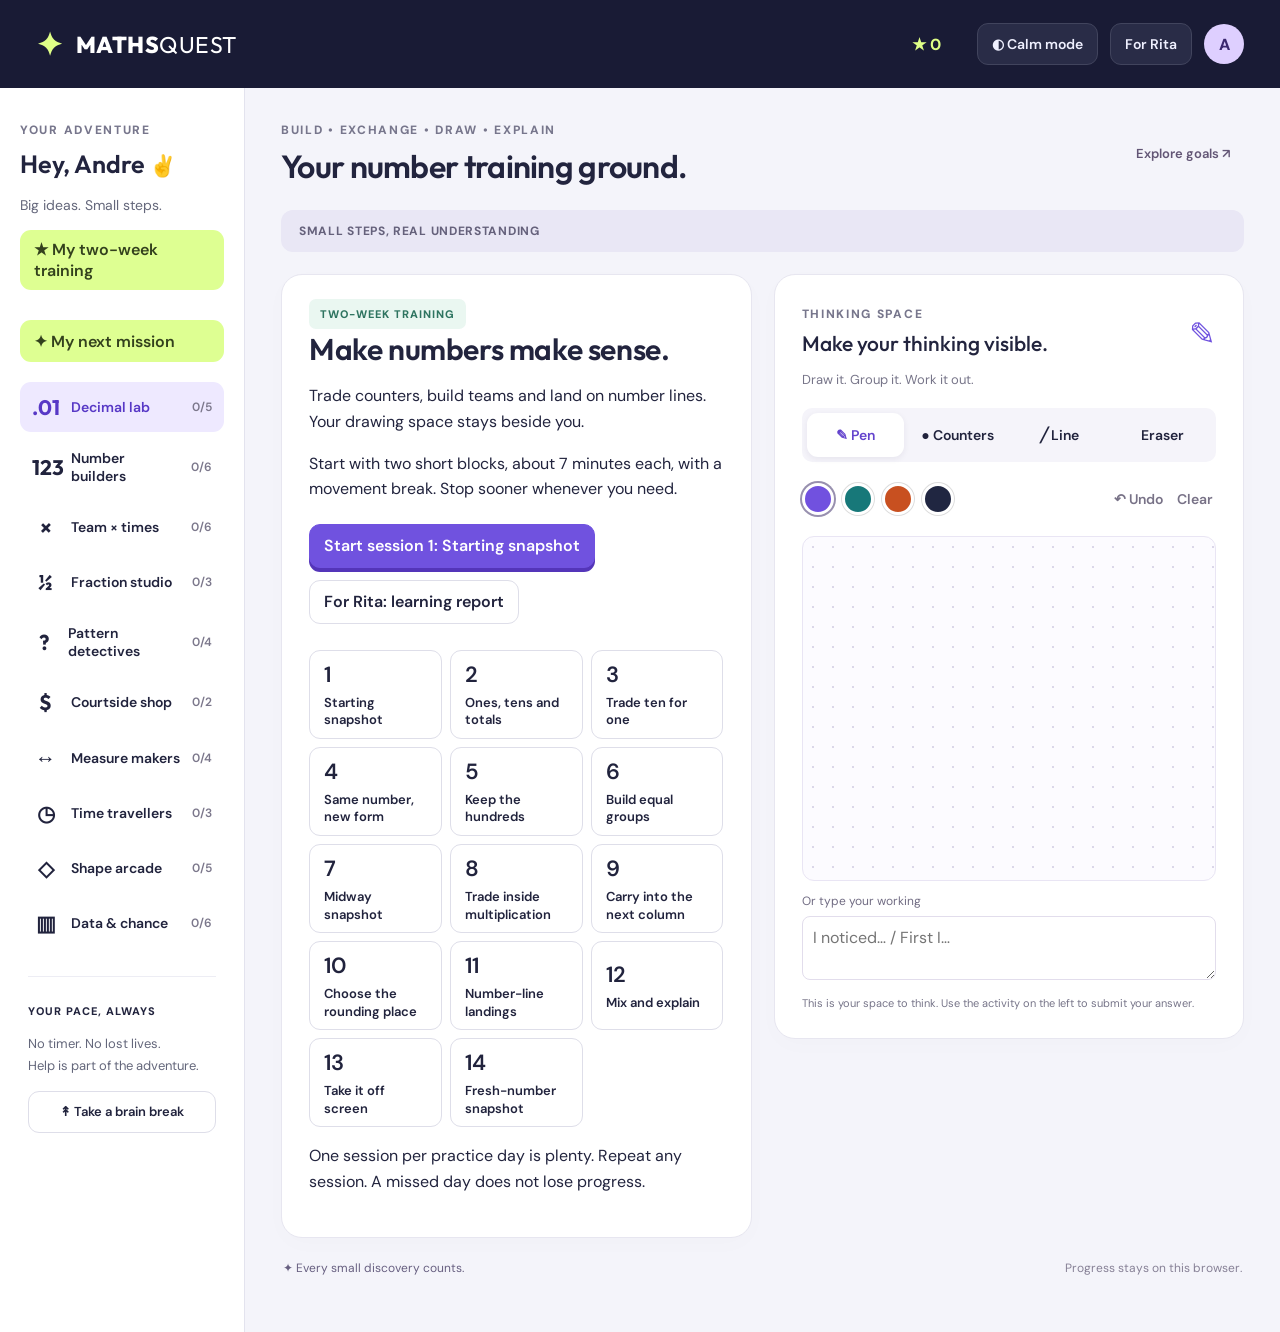
<file: maths-quest/index.html>
<!doctype html><html lang="en-AU"><head><meta charset="utf-8"><meta name="viewport" content="width=device-width,initial-scale=1"><meta name="theme-color" content="#171936"><title>Andre's Maths Quest</title><meta name="description" content="Build, draw and discover maths, one small mission at a time."><link rel="icon" type="image/svg+xml" href="data:image/svg+xml,%3Csvg xmlns='http://www.w3.org/2000/svg' viewBox='0 0 32 32'%3E%3Crect width='32' height='32' rx='9' fill='%237052ec'/%3E%3Cpath d='M9 16h14M16 9v14' stroke='%23d9ff79' stroke-width='4'/%3E%3C/svg%3E"><link rel="stylesheet" href="style.css"><link rel="stylesheet" href="bridge.css?v=2"></head><body><header><a class="brand" href="./" aria-label="Maths Quest home"><span class="brandmark">✦</span><span>MATHS<span class="brandlight">QUEST</span></span></a><div class="topright"><button id="stars" class="starcount" aria-label="Discovery badges">★ 0</button><button id="calm" aria-pressed="false">◐ Calm mode</button><button id="parent">For Rita</button><span class="avatar" aria-label="Andre">A</span></div></header><main><aside><div class="hello">YOUR ADVENTURE</div><h2>Hey, Andre <span>✌</span></h2><p class="muted">Big ideas. Small steps.</p><button id="recommended" class="recommended">✦ My next mission</button><nav id="worlds" aria-label="Maths worlds"></nav><div class="sidefoot"><span>YOUR PACE, ALWAYS</span><p>No timer. No lost lives.<br>Help is part of the adventure.</p><button id="break">↟ Take a brain break</button></div></aside><section class="mainarea"><div class="pageheading"><div><div class="eyebrow" id="worldlabel">NUMBER LAB</div><h1 id="worldtitle">Little pieces. Big discoveries.</h1></div><button id="goals">Explore goals ↗</button></div><div class="missionstrip"><span id="missionlabel">YOUR 5-CHALLENGE MISSION</span><div id="missiondots" aria-label="Mission progress"></div><span id="missioncount">0 / 5</span></div><nav class="mobileworknav" aria-label="Game workspace"><a href="#game">Game activity</a><a href="#thinking">Drawing space ✎</a></nav><div class="playlayout"><section id="game" class="challenge card" aria-labelledby="tasktitle"><div class="challengehead"><span class="chip" id="activitytag">BUILD IT</span><button id="read" aria-label="Read the challenge aloud">◖ Listen</button></div><p class="skillname" id="skillname"></p><h2 id="tasktitle"></h2><p id="taskintro"></p><div id="activity"></div><div id="feedback" aria-live="polite"></div><div class="actions"><button id="hint" class="secondary">☀ Show me how</button><button id="check" class="primary">Check my work <span>→</span></button></div><button id="skip" class="textbutton">Try a different challenge</button></section><section id="thinking" class="scratch card"><div class="scratchhead"><div><span class="eyebrow">THINKING SPACE</span><h2>Make your thinking visible.</h2></div><span class="pencilmark">✎</span></div><p>Draw it. Group it. Work it out.</p><div class="drawtools" role="group" aria-label="Drawing tools"><button data-tool="pen" class="selected" aria-pressed="true">✎ Pen</button><button data-tool="dot" aria-pressed="false">● Counters</button><button data-tool="line" aria-pressed="false">╱ Line</button><button data-tool="eraser" aria-pressed="false">Eraser</button></div><div class="colours" role="group" aria-label="Pen colour"><button data-colour="#7151df" style="--swatch:#7151df" aria-label="Purple pen" aria-pressed="true"></button><button data-colour="#177879" style="--swatch:#177879" aria-label="Teal pen" aria-pressed="false"></button><button data-colour="#c85020" style="--swatch:#c85020" aria-label="Orange pen" aria-pressed="false"></button><button data-colour="#202641" style="--swatch:#202641" aria-label="Navy pen" aria-pressed="false"></button><span></span><button id="undo">↶ Undo</button><button id="clear">Clear</button></div><canvas id="drawing" width="650" height="540" aria-label="Draw your working here using a finger, stylus or mouse. You can also type working below."></canvas><label class="workinglabel" for="working">Or type your working</label><textarea id="working" placeholder="I noticed… / First I…" rows="2"></textarea><p class="scratchnote">This is your space to think. Use the activity on the left to submit your answer.</p></section></div><div class="bottomnote"><span>✦ Every small discovery counts.</span><span id="savestatus">Progress stays on this browser.</span></div></section></main><dialog id="modal"><div class="modalhead"><h2 id="modaltitle"></h2><button id="close" aria-label="Close dialog">✕</button></div><div id="modalbody"></div></dialog><script src="curriculum.js"></script><script src="app.js"></script><script src="bridge-core.js?v=2"></script><script src="bridge.js?v=2"></script></body></html>
</file>
<file: maths-quest/style.css>
@import url('https://fonts.googleapis.com/css2?family=DM+Sans:wght@400;500;600;700&family=Outfit:wght@400;500;600;700;800&display=swap');
:root{font-family:'DM Sans',sans-serif;color:#22243e;background:#f4f4fa;font-size:16px;--purple:#7052df;--ink:#21233d;--muted:#64677b;--green:#deff92}*{box-sizing:border-box}body{margin:0}button,input,select,textarea{font:inherit}button{cursor:pointer;min-height:42px;border:1px solid #dedee9;background:white;border-radius:11px;color:var(--ink);padding:9px 14px;font-weight:600;transition:background .15s,transform .15s}button:hover{background:#eeebfb}button:active{transform:translateY(1px)}button:focus-visible,a:focus-visible,input:focus-visible,textarea:focus-visible,select:focus-visible{outline:3px solid #a486ff;outline-offset:3px}button:disabled{opacity:.5;cursor:default}header{height:88px;background:#191b35;color:white;display:flex;align-items:center;justify-content:space-between;padding:0 36px;gap:20px}.brand{display:flex;gap:12px;align-items:center;color:white;text-decoration:none;font-family:Outfit,sans-serif;font-size:23px;font-weight:800;letter-spacing:.5px}.brandlight{font-weight:400}.brandmark{font-size:32px;color:#dfff87}.topright{display:flex;align-items:center;gap:12px}.topright button{color:#eff0ff;background:#292c47;border-color:#41445d;font-size:14px}.starcount{color:#dfff87;margin-right:10px;font-weight:700}.avatar{display:grid;place-items:center;width:40px;height:40px;background:#decfff;border-radius:50%;color:#3b2870;font-weight:800}main{display:grid;grid-template-columns:245px 1fr;min-height:calc(100vh - 88px)}aside{padding:34px 20px;border-right:1px solid #e3e3ee;background:#fff}.hello,.eyebrow{font-size:12px;font-weight:800;letter-spacing:1.7px;color:#77768c}aside h2{font:600 25px Outfit,sans-serif;margin:10px 0 4px}aside h2 span{font-size:21px}.muted{color:var(--muted);font-size:14px}.recommended{width:100%;margin:18px 0 20px;background:var(--green);border:0;text-align:left;color:#33411d}nav{display:grid;gap:5px}nav button{display:flex;align-items:center;gap:12px;border:0;background:transparent;text-align:left;padding:12px;font-size:14px}nav button.active{background:#eee9ff;color:#5738c6}nav .navicon{font:700 21px Outfit;width:27px;text-align:center}nav small{margin-left:auto;font-size:12px;color:#7b778b}.sidefoot{margin:28px 8px 0;padding-top:22px;border-top:1px solid #ededf4}.sidefoot>span{font-size:11px;font-weight:800;letter-spacing:1px}.sidefoot p{font-size:13px;line-height:1.7;color:var(--muted)}.sidefoot button{font-size:13px;padding:8px 10px;width:100%}.mainarea{padding:34px 36px;max-width:1600px;width:100%;margin:0 auto}.pageheading{display:flex;justify-content:space-between;align-items:center;gap:16px;margin-bottom:25px}.pageheading h1{font:600 clamp(24px,2.5vw,34px)/1.2 Outfit,sans-serif;margin:9px 0 0;letter-spacing:-.7px}.pageheading>button{font-size:13px;white-space:nowrap;border:0;background:transparent;color:#625575}.missionstrip{display:flex;align-items:center;gap:17px;margin-bottom:22px;background:#e9e7f5;padding:13px 18px;border-radius:12px;color:#65617b;font-size:12px;font-weight:700;letter-spacing:.7px}.missionstrip>span:last-child{margin-left:auto;font-size:14px}#missiondots{display:flex;gap:7px}.missiondot{height:9px;width:29px;border-radius:10px;background:#d3cde7}.missiondot.done{background:#7052df}.playlayout{display:grid;grid-template-columns:minmax(0,1.07fr) minmax(0,1fr);gap:22px;align-items:start}.card{background:#fff;border:1px solid #e7e6f0;border-radius:21px;box-shadow:0 6px 24px #22243e04;padding:27px}.challengehead{display:flex;justify-content:space-between;align-items:center}.chip{font-size:11px;letter-spacing:1px;font-weight:800;padding:8px 11px;border-radius:7px;background:#eaf7f1;color:#2e7460}.challengehead button{border:0;background:transparent;color:#665d8b;font-size:13px;padding:5px}.skillname{font-size:13px;color:#7a7390;margin:22px 0 6px}.challenge h2{font:600 28px/1.2 Outfit,sans-serif;letter-spacing:-.4px;margin:8px 0 13px}.challenge>p#taskintro{font-size:15px;line-height:1.6;color:#626479;margin:0 0 20px}.actions{display:flex;gap:10px;margin-top:22px}.actions button{flex:1;font-size:14px;min-height:48px}.primary{background:var(--purple);border-color:var(--purple);color:white;box-shadow:0 4px 0 #5435b9}.primary:hover{background:#6040d3}.primary span{margin-left:10px}.secondary{background:#f6f3ff;color:#6049a5;border-color:#ece6fe}.textbutton{font-size:12px;border:0;background:transparent;margin:15px auto 0;display:block;color:#797287}.scratchhead{display:flex;align-items:center;justify-content:space-between;gap:10px}.scratch h2{font:500 21px/1.3 Outfit,sans-serif;margin:7px 0}.pencilmark{font-size:32px;color:var(--purple)}.scratch>p{font-size:13px;color:#777589;margin:5px 0 18px}.drawtools{display:flex;gap:5px;background:#f5f4fa;padding:5px;border-radius:10px}.drawtools button{background:transparent;border:0;padding:6px 9px;font-size:12px;min-height:34px;flex:1}.drawtools button.selected{background:white;box-shadow:0 2px 6px #28234112;color:#6343cd}.colours{display:flex;align-items:center;gap:9px;margin:15px 0}.colours [data-colour]{background:var(--swatch);width:23px;height:23px;min-height:23px;border:3px solid white;padding:0;border-radius:50%;box-shadow:0 0 0 1px #ddd}.colours [aria-pressed=true]{box-shadow:0 0 0 2px #9890af}.colours span{flex:1}.colours>button:not([data-colour]){border:0;padding:3px;font-size:12px;min-height:28px;color:#787287}canvas{width:100%;height:300px;border:1px solid #e9e5f4;border-radius:12px;touch-action:none;background-color:#fcfbff;background-image:radial-gradient(#dbd7e9 1px,transparent 1px);background-size:20px 20px}.workinglabel{display:block;font-size:12px;margin:12px 0 7px;color:#716c83}textarea{width:100%;border:1px solid #e2ddec;border-radius:8px;padding:10px;font-size:14px;resize:vertical}.scratch .scratchnote{font-size:11px;line-height:1.5;margin:10px 0 0}.bottomnote{display:flex;justify-content:space-between;gap:14px;color:#878196;font-size:12px;padding:22px 2px}.bottomnote>span:first-child{color:#675f80}.activitypanel{background:#f7f5fc;border:1px solid #e8e2f5;border-radius:15px;padding:20px;text-align:center}.bigvalue{font:600 38px Outfit;color:#6342c9;display:block;margin:6px 0 18px}.hundredgrid{display:grid;grid-template-columns:repeat(10,1fr);gap:3px;max-width:300px;margin:0 auto}.cell{border:1px solid #d9d1eb;padding:0;min-height:0;aspect-ratio:1;border-radius:4px;background:#fff}.cell.on{background:#8062e7;border-color:#7052df}.cell.target{background:#ffbc6a;border-color:#e89a44}.gridstatus{font-size:14px;margin:14px 0 0;color:#61557d}.subtools{display:flex;justify-content:center;gap:8px;flex-wrap:wrap;margin:14px 0 0}.subtools button{font-size:12px;min-height:34px;padding:7px 11px}.bar{display:flex;gap:4px;width:100%;height:64px;margin:16px 0}.bar button{flex:1;min-width:0;padding:0;border-radius:8px;border:2px solid #d9d0ed;background:#fff}.bar button.on{background:#8161e9;border-color:#7052df}.striplabel{font-size:12px;color:#736786;text-align:left}.ordertray{display:flex;gap:8px;flex-wrap:wrap;justify-content:center;margin:12px 0}.numbertile{font:600 22px Outfit;color:#6242bc;background:#fff;border:2px solid #d8cfec;padding:12px 15px}.numbertile.used{opacity:.4}.answertray{border:2px dashed #cec4e7;border-radius:12px;min-height:72px;padding:8px;display:flex;gap:6px;align-items:center;justify-content:center;flex-wrap:wrap}.answertray button{background:#eee8ff;border:0}.pvboard{display:grid;grid-template-columns:repeat(5,1fr);gap:5px}.pvcol{background:white;border:1px solid #e1dbed;border-radius:8px;padding:8px 1px}.pvcol span{display:block;font-size:10px;color:#716783;min-height:26px}.pvcol strong{display:block;font:600 25px Outfit;margin:7px}.pvcol button{padding:0;width:30px;min-height:30px;border:0;background:#eee8ff}.answerinput{width:150px;padding:12px;border:2px solid #d9ceef;border-radius:10px;background:white;text-align:center;font:600 24px Outfit;color:#503798}.answerrow{display:flex;gap:10px;align-items:center;justify-content:center;flex-wrap:wrap;margin-top:18px}.answerrow label{font-size:14px}.answerrow select{padding:12px;border:1px solid #ccc;border-radius:8px}.array{display:grid;gap:5px;justify-content:center;margin:18px auto}.array i{width:18px;height:18px;background:#9b80ef;border-radius:50%}.rangecontrol{display:flex;gap:12px;align-items:center;justify-content:center;margin:12px 0;font-size:14px}.rangecontrol input{max-width:150px;accent-color:var(--purple)}.choices{display:grid;grid-template-columns:1fr 1fr;gap:9px}.choices button.selected{background:#e7ddff;border:2px solid #7552d7}.sequence{font:600 26px Outfit;word-spacing:8px;color:#6242bc;line-height:1.8}.hintbox,.successbox{background:#f3f0fd;border-left:4px solid #8a6ade;padding:15px;border-radius:9px;margin-top:20px;font-size:14px;line-height:1.6}.successbox{background:#edf8e7;border-color:#96bc49}.hintbox h3,.successbox h3{font:600 18px Outfit;margin:0 0 6px}.hintbox p{margin:6px 0}.hintbox button{margin-top:10px;font-size:13px;min-height:35px}.stepmeta{font-size:11px;color:#726b82;letter-spacing:1px}.numberline{display:flex;margin:28px 0 12px;border-top:3px solid #9280b8;justify-content:space-between}.numberline button{min-width:0;padding:14px 3px 3px;position:relative;background:transparent;border:0;font-size:12px;border-radius:0}.numberline button:before{content:'';position:absolute;height:10px;width:2px;background:#9280b8;top:-5px;left:50%}.numberline button.selected{background:#ddd0fc;border-radius:5px}.geometry{width:100%;height:175px;display:block}.tilegrid{display:grid;grid-template-columns:repeat(8,1fr);gap:3px;max-width:330px;margin:10px auto}.tilegrid button{aspect-ratio:1;min-height:0;padding:0;border-radius:3px}.tilegrid .axis{border-right:3px dashed #6e52bb}.barchart{display:flex;align-items:end;height:180px;justify-content:space-around;border-bottom:2px solid #bab0cc;gap:16px;padding:20px 15px 0;margin-bottom:30px}.chartcol{position:relative;background:#9679e7;width:55px;border-radius:7px 7px 0 0;min-height:1px}.chartcol span{position:absolute;top:-23px;width:100%;left:0;font-size:14px}.chartcol small{position:absolute;bottom:-27px;left:-15px;width:85px;font-size:12px}.meter{height:14px;background:#e8e1f5;border-radius:15px;overflow:hidden}.meter div{height:100%;background:#8061df}.goalrow{display:grid;grid-template-columns:1fr auto;gap:10px;border-bottom:1px solid #eee;padding:15px 0}.goalrow strong{font-size:15px}.goalrow p{font-size:13px;color:#777;margin:6px 0}.goalrow button{font-size:13px;align-self:center}.goalrow code{font-size:11px}.status{font-size:12px;padding:4px 8px;border-radius:6px;background:#eee8fa;white-space:nowrap}dialog{border:0;border-radius:22px;padding:28px;max-width:820px;width:calc(100% - 32px);max-height:88vh;color:var(--ink);box-shadow:0 20px 80px #1115}dialog::backdrop{background:#17182ba6;backdrop-filter:blur(5px)}.modalhead{display:flex;align-items:center;justify-content:space-between;gap:16px;border-bottom:1px solid #eee;padding-bottom:14px}.modalhead h2{font:600 28px Outfit;margin:0}.modalhead button{border:0}.modalbody,p{line-height:1.6}#modalbody>p{font-size:15px;color:#666}.summary{display:grid;grid-template-columns:repeat(3,1fr);gap:10px;margin:20px 0}.summary>div{padding:18px;background:#f4f0fc;border-radius:14px;font-size:13px}.summary strong{display:block;font:600 30px Outfit}.breakcontent{text-align:center;padding:25px}.breakcontent .breakicon{font-size:65px}.breakcontent p{font-size:20px}.celebrate{animation:pop .35s ease}a{color:#6342bd}.calm *{animation:none!important;transition:none!important}.calm .missionstrip{background:#eeeef2}.calm{--purple:#626e91;--green:#e1e8ed}.calm .cell.on,.calm .bar button.on{background:#7a88aa}@keyframes pop{50%{transform:scale(1.03)}}@media(prefers-reduced-motion:reduce){*{animation:none!important;transition:none!important}}@media(min-width:1450px){canvas{height:355px}.challenge{min-height:690px}}@media(max-width:1150px){main{grid-template-columns:210px 1fr}.mainarea{padding:26px 22px}.card{padding:20px}.playlayout{gap:15px}.drawtools{flex-wrap:wrap}.drawtools button{flex-basis:40%}.pageheading h1{font-size:27px}.challenge h2{font-size:25px}.pvcol span{font-size:9px}}@media(max-width:900px){header{padding:0 20px;height:75px}main{grid-template-columns:1fr}aside{padding:14px 20px;border-right:0;border-bottom:1px solid #e3e3ee}aside .hello,aside h2,aside .muted,.sidefoot,.recommended{display:none}nav{display:flex;overflow:auto;gap:5px}nav button{white-space:nowrap;padding:8px 11px;flex-shrink:0}nav small{display:none}.mainarea{padding:24px 20px}.playlayout{grid-template-columns:1fr 1fr}.drawtools button{flex-basis:auto}.brand{font-size:20px}.topright{gap:8px}}@media(max-width:680px){header{padding:0 16px}.brand{font-size:17px;gap:7px}.brandmark{font-size:26px}.topright button{font-size:12px;padding:7px}.avatar{display:none}.starcount{font-size:13px;margin:0}#calm{font-size:0}#calm:before{content:'◐';font-size:20px}.mainarea{padding:22px 14px}.pageheading{align-items:start;gap:8px}.pageheading h1{font-size:25px}.pageheading>button{font-size:11px;padding:0;min-height:30px}.eyebrow{font-size:10px}.playlayout{grid-template-columns:1fr}.missionstrip{gap:8px;padding:13px 11px;font-size:10px}.missiondot{width:20px}.card{padding:22px}.scratch{margin-top:3px}.drawtools button{flex-basis:auto}canvas{height:290px}.bottomnote{font-size:10px}.summary{grid-template-columns:1fr 1fr}.goalrow{grid-template-columns:1fr}.pvcol span{font-size:10px}}
.topright .starcount{border:0;background:transparent;color:#dfff87;font-size:16px}.badges{display:grid;grid-template-columns:repeat(3,1fr);gap:14px;margin:25px 0}.badge{text-align:center;background:#f0eef6;border-radius:15px;padding:20px 12px;color:#7a7489}.badge>span{display:block;font-size:42px;margin-bottom:10px}.badge strong{font-size:15px}.badge p{font-size:13px}.badge.earned{background:#edf7d9;color:#4b6327}.badge.earned>span{color:#728f2e}@media(max-width:600px){.badges{grid-template-columns:repeat(2,1fr)}}
/* Fluid game layout: keep the page within the viewport, not its widest activity. */
html{-webkit-text-size-adjust:100%;scroll-behavior:smooth;scroll-padding-top:16px}
main{grid-template-columns:245px minmax(0,1fr)}
main>*,.mainarea,.playlayout,.playlayout>*,.activitypanel,nav,.pageheading>*,.pvcol,.choices>*{min-width:0}
header{height:auto;min-height:88px;flex-wrap:wrap;padding-top:14px;padding-bottom:14px}
.topright{flex-wrap:wrap}.brand{flex-shrink:0}
.playlayout{grid-template-columns:repeat(2,minmax(0,1fr))}
canvas{display:block;width:100%;height:auto;aspect-ratio:650 / 540;max-width:100%}
.challenge{min-height:0}.geometry{max-width:100%}
input,textarea,select{max-width:100%}textarea{font-size:16px}
.rangecontrol{flex-wrap:wrap}.rangecontrol input{width:150px;min-width:0}
.missionstrip{flex-wrap:wrap}.missionstrip>span:first-child{flex:1 1 180px}
.actions{flex-wrap:wrap}.actions button{flex:1 1 145px}
.drawtools{flex-wrap:wrap}.drawtools button{flex:1 1 70px;min-height:44px;font-size:14px}
.colours{flex-wrap:wrap;gap:8px}.colours [data-colour]{width:32px;height:32px;min-height:32px}
.colours>button:not([data-colour]){min-height:44px;font-size:14px}
.subtools button,.challengehead button{min-height:44px;font-size:14px}
.bottomnote{flex-wrap:wrap}.pvcol span{overflow-wrap:anywhere;font-size:12px}
.pvcol button{width:min(100%,44px);min-height:44px}
.numbertile,.answertray button,.choices button{overflow-wrap:anywhere;max-width:100%}
.barchart{gap:12px;padding-left:8px;padding-right:8px}.chartcol{flex:1;max-width:55px}
.chartcol small{left:50%;transform:translateX(-50%);width:70px;font-size:11px}
.status{white-space:normal;display:inline-block}.goalrow code{overflow-wrap:anywhere}
dialog{max-height:90dvh;overflow:auto}.mobileworknav{display:none}
@media(max-width:1100px){
 main{grid-template-columns:minmax(0,1fr)}
 aside{padding:12px 18px;border-right:0;border-bottom:1px solid #e3e3ee}
 aside .hello,aside h2,aside .muted,.sidefoot,.recommended{display:none}
 nav{display:flex;max-width:100%;overflow-x:auto;gap:6px;padding:3px 0;overscroll-behavior-x:contain}
 nav button{flex:0 0 auto;white-space:nowrap;padding:10px 12px}nav small{display:none}
 .mainarea{padding:24px clamp(14px,3vw,32px)}
}
@media(max-width:999px){
 .playlayout{grid-template-columns:minmax(0,1fr);max-width:720px;margin-inline:auto}
 .pageheading,.missionstrip,.bottomnote{max-width:720px;margin-inline:auto}
 .scratch{margin-top:0}canvas{max-height:none}
 .mobileworknav{display:flex;gap:8px;margin:0 auto 18px;max-width:720px}
 .mobileworknav a{flex:1;text-align:center;padding:12px;background:#eee8ff;border-radius:10px;text-decoration:none;font-size:14px;font-weight:600}
 #game,#thinking{scroll-margin-top:16px}
}
@media(max-width:600px){
 header{padding:12px 14px;gap:10px;min-height:70px}.brand{font-size:18px}.topright{gap:6px;margin-left:auto}
 .topright button{min-height:44px}.avatar{display:none}
 .mainarea{padding:18px 12px}.card{padding:16px;border-radius:16px}.activitypanel{padding:12px}
 .pageheading{flex-wrap:wrap;margin-bottom:16px}.pageheading h1{font-size:26px}.pageheading>button{font-size:14px;min-height:44px}
 .challenge h2{font-size:25px}.challenge>p#taskintro{font-size:16px}
 .missionstrip{gap:10px;font-size:12px;padding:12px}.missionstrip>span:first-child{flex-basis:100%}
 .missiondot{width:28px}#missioncount{margin-left:auto}
 .scratch h2{font-size:21px}.scratchnote{font-size:12px!important}
 .hundredgrid{gap:2px;max-width:360px}.tilegrid{gap:2px}
 .pvboard{gap:3px}.pvcol span{font-size:11px}.pvcol strong{font-size:23px;margin:5px 0}
 .choices{grid-template-columns:minmax(0,1fr)}
 .numberline{gap:0}.numberline button{flex:1;font-size:11px;padding-inline:0;min-height:44px}
 .colours{gap:6px}.colours span{min-width:0}
 dialog{padding:18px;width:calc(100% - 20px)}.modalhead h2{font-size:24px}.summary{grid-template-columns:1fr}
 .bottomnote{font-size:12px}.breakcontent{padding:12px}.breakcontent p{font-size:18px}
}
@media(max-width:380px){header .brand{flex-basis:100%}.topright{width:100%;justify-content:flex-end}.colours span{display:none}.array{gap:3px}.activitypanel{padding:10px}.actions{flex-direction:column}.actions button{flex:auto}.numbertile{font-size:20px;padding:10px}}
@media(prefers-reduced-motion:reduce){html{scroll-behavior:auto}}
</file>
<file: maths-quest/bridge.css>
[hidden]{display:none!important}.bridge h2{font-size:clamp(22px,3vw,30px)}.bridge button{min-height:44px}.bridge>button{margin:6px 5px 6px 0}.daygrid{display:grid;grid-template-columns:repeat(3,minmax(0,1fr));gap:8px;margin-top:20px}.daygrid button{text-align:left;white-space:normal;font-size:22px}.daygrid small{display:block;font-size:13px;line-height:1.35;margin-top:5px}.bboard{display:grid;grid-template-columns:repeat(4,minmax(0,1fr));gap:5px;margin:18px 0}.bcolumn{background:#f2eff9;border-radius:12px;padding:8px 4px;min-width:0}.bcolumn h3{font-size:12px;text-align:center}.bcolumn p{text-align:center;font-size:13px}.blocks{display:flex;gap:3px;flex-wrap:wrap;align-content:flex-start;min-height:42px}.block{font-size:10px;line-height:18px;text-align:center;border:1px solid #7052df;border-radius:3px;background:#e1d6ff;color:#39216b;min-width:18px}.block2{background:repeating-linear-gradient(90deg,#c8eae5 0 5px,#78b7ad 5px 6px);color:#164b46;width:100%;max-width:65px}.block1{background:#fff0b8;border-color:#ba941d}.block0{background:#f8dccf;border-color:#aa653f}.btrades{display:flex;flex-direction:column;gap:6px}.btrades button{text-align:left;font-size:14px}.unitcards{display:flex;gap:10px;flex-wrap:wrap}.unitcards span{padding:12px;border-radius:12px;background:#eee7ff}.onescloud{display:grid;grid-template-columns:repeat(10,1fr);gap:6px;margin-top:12px;max-width:280px}.onescloud i{width:14px;height:14px;border-radius:50%;background:#7052df}.bline{position:relative;height:4px;background:#7052df;margin:55px 12px 18px}.bline span{position:absolute;bottom:8px;transform:translateX(-50%);white-space:nowrap;font-size:13px}.bendpoints{display:flex;align-items:center;justify-content:space-between;gap:8px}.bendpoints small{font-size:12px}.bcolumnwork{background:#e8f5f0;padding:12px;border-radius:12px;font-size:14px}.bcolumnwork li{margin:8px 0}.bdraw{font-size:14px;color:#605172}#bfeedback:not(:empty){background:#f1ebff;padding:14px;border-radius:10px;margin-top:10px}.breport{display:grid;grid-template-columns:repeat(2,minmax(0,1fr));gap:10px}.breport article{background:#f4f0fc;padding:12px;border-radius:12px}.bimport{display:block;padding:8px}.bimport input{display:block;max-width:100%}#bnote{width:100%;box-sizing:border-box}.bridge input{max-width:100%}@media(max-width:600px){.daygrid{grid-template-columns:repeat(2,minmax(0,1fr))}.breport{grid-template-columns:1fr}.bboard{gap:3px}.bcolumn h3{font-size:11px}.bendpoints button{padding:10px}.bridge .answerrow{flex-wrap:wrap}}

#bridge-entry{display:block;margin:8px 0 12px}@media(max-width:1100px){#bridge-entry{max-width:350px}}
</file>
